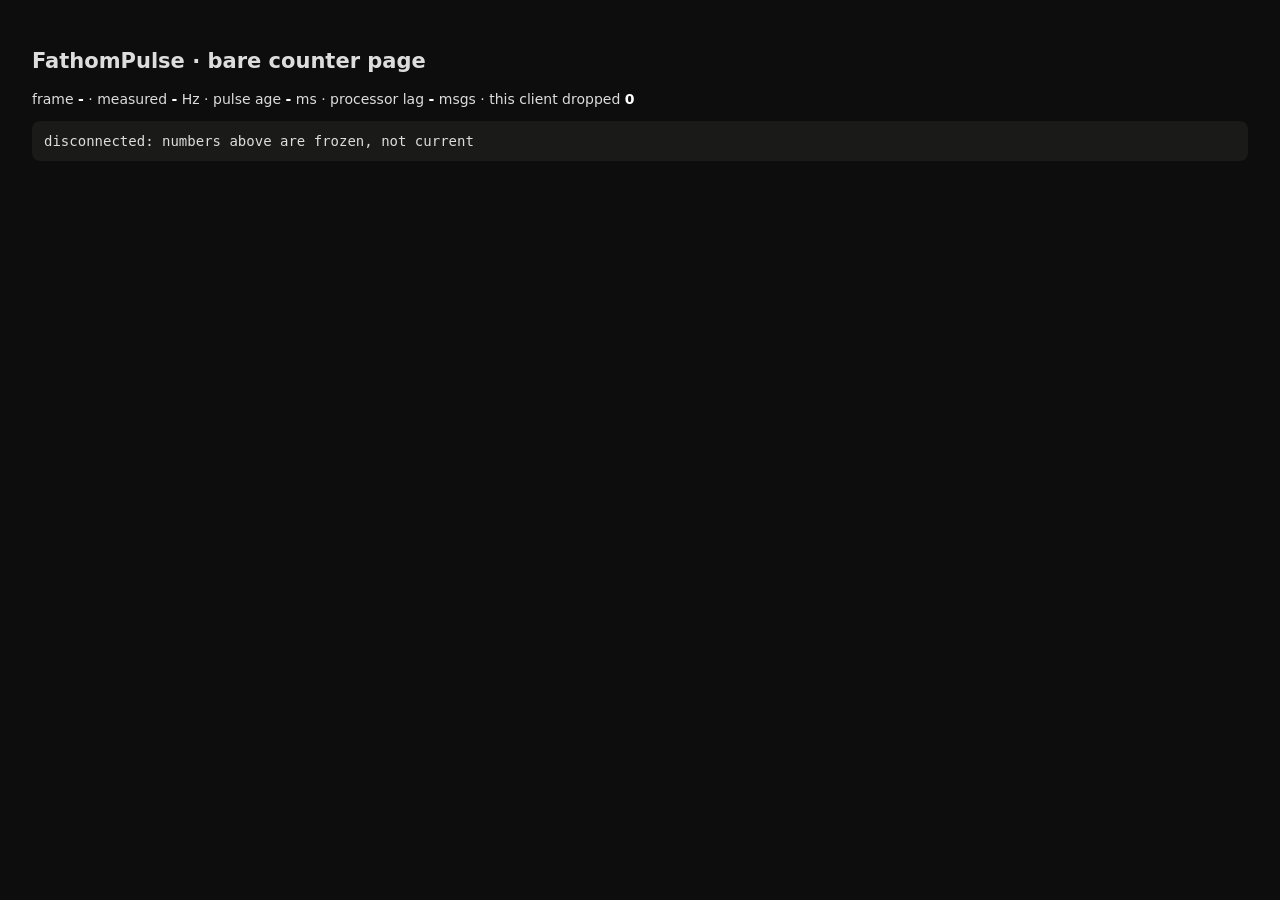
<file: pulse/web/counter.html>
<!doctype html><html lang="en"><meta charset="utf-8"><title>FathomPulse: frame counter (Day 2)</title>
<style>body{background:#0d0d0d;color:#ddd;font:14px system-ui;padding:24px}b{color:#fff}pre{background:#1a1a19;padding:12px;border-radius:8px}</style>
<h2>FathomPulse · bare counter page</h2>
<p>frame <b id="seq">-</b> · measured <b id="hz">-</b> Hz · pulse age <b id="age">-</b> ms · processor lag <b id="lag">-</b> msgs · this client dropped <b id="drops">0</b></p>
<pre id="out">connecting…</pre>
<script>
const $=id=>document.getElementById(id); let n=0,t0=performance.now();
const ws=new WebSocket(`ws://${location.host}/stream${location.search}`);
ws.onmessage=e=>{const f=JSON.parse(e.data); n++;
 $('seq').textContent=f.seq; $('age').textContent=f.pulse_age_ms; $('lag').textContent=f.lag.total; $('drops').textContent=f.client.drops;
 const dt=(performance.now()-t0)/1000; if(dt>1){$('hz').textContent=(n/dt).toFixed(1); }
 $('out').textContent=JSON.stringify(Object.fromEntries(Object.entries(f.series).map(([k,v])=>[k,v.window_1s])),null,1);};
ws.onclose=()=>$('out').textContent='disconnected: numbers above are frozen, not current';
</script></html>
</file>
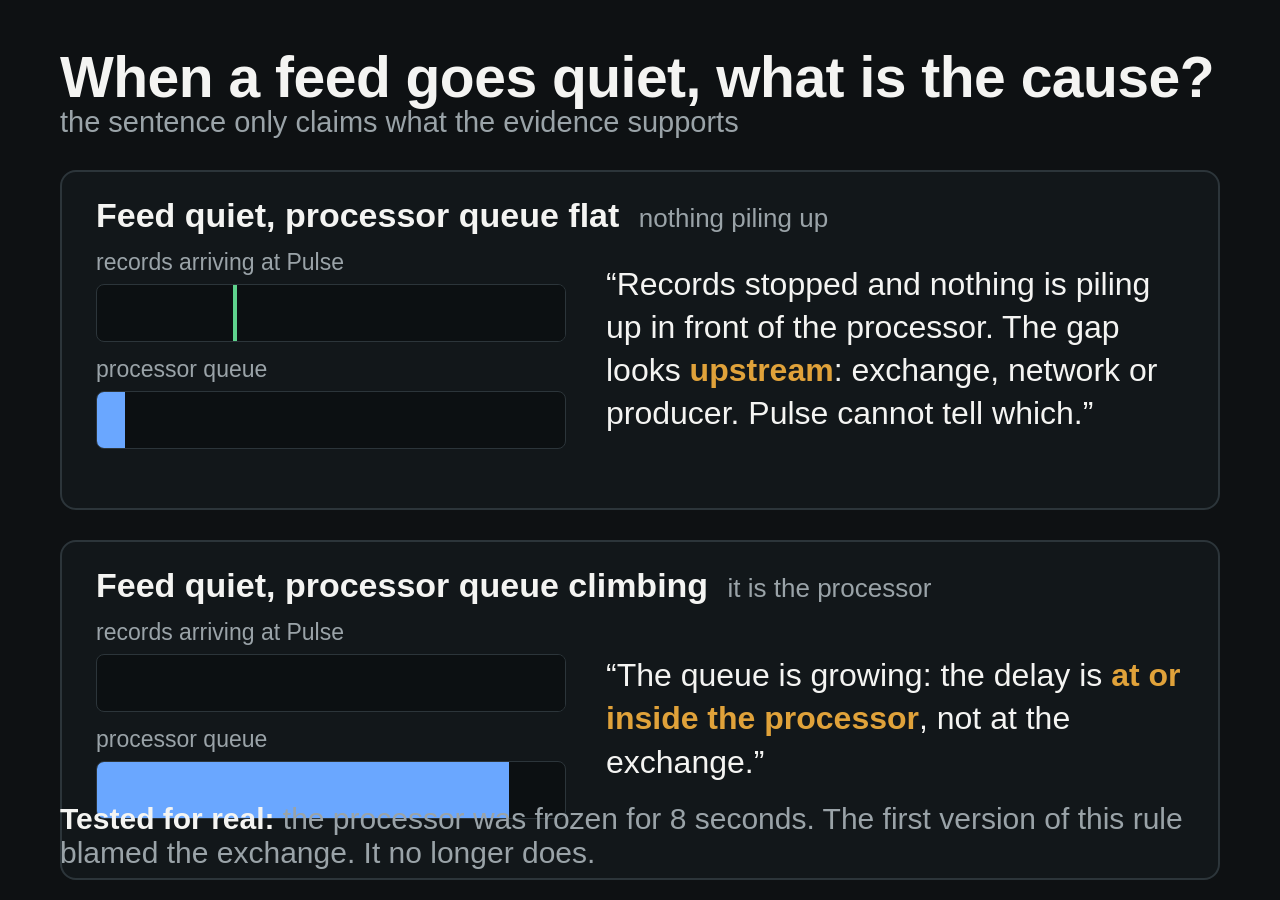
<file: tools/diagrams/detector.html>
<!doctype html><meta charset="utf-8"><title>Cause from evidence</title>
<style>
:root{--bg:#0e1113;--ink:#f4f4f2;--mut:#9aa3a8;--ok:#5fd38d;--warn:#e0a23a;--bad:#ef6b73;--blue:#6aa7ff}
*{box-sizing:border-box}html,body{margin:0;height:100%;background:var(--bg);color:var(--ink);font-family:-apple-system,Helvetica,Arial,sans-serif;overflow:hidden}
h1{position:absolute;left:60px;top:44px;margin:0;font-size:57px;font-weight:700;letter-spacing:-.5px}
.sub{position:absolute;left:60px;top:106px;font-size:29px;color:var(--mut)}
.case{position:absolute;left:60px;right:60px;height:340px;border:2px solid #2c353a;border-radius:16px;background:#12171a;padding:24px 34px;opacity:0;animation:in .6s forwards}
#c1{top:170px;animation-delay:.4s}#c2{top:540px;animation-delay:7.5s}
.case h2{margin:0 0 14px;font-size:34px}.case h2 span{color:var(--mut);font-weight:500;font-size:26px;margin-left:10px}
.row{display:flex;gap:40px;align-items:center}
.box{width:470px}.lab{font-size:23px;color:var(--mut);margin-bottom:8px}
.feed{height:58px;border-radius:8px;background:#0c1012;position:relative;overflow:hidden;border:1px solid #2c353a}
.feed i{position:absolute;top:0;bottom:0;width:4px;background:var(--ok);animation:tick 1.2s linear infinite}
.feed .quiet{position:absolute;top:0;bottom:0;right:0;width:0;background:#0c1012;animation:quiet .1s forwards}
.gauge{height:58px;border-radius:8px;background:#0c1012;border:1px solid #2c353a;position:relative;overflow:hidden}
.gauge b{position:absolute;left:0;top:0;bottom:0;width:6%;background:var(--blue)}
#c1 .gauge b{animation:none}#c2 .gauge b{animation:climb 4s 9.5s forwards}
.cause{flex:1;font-size:32px;line-height:1.35;opacity:0}
#c1 .cause{animation:in .7s 3.4s forwards}#c2 .cause{animation:in .7s 12s forwards}
.cause b{color:var(--warn)}
@keyframes in{to{opacity:1}}@keyframes climb{to{width:88%}}@keyframes quiet{to{width:55%}}
@keyframes tick{0%{right:-6px}100%{right:100%}}
.foot{position:absolute;left:60px;bottom:30px;right:60px;font-size:30px;color:var(--mut);opacity:0;animation:in .8s 16s forwards}.foot b{color:var(--ink)}
</style>
<h1>When a feed goes quiet, what is the cause?</h1><div class="sub">the sentence only claims what the evidence supports</div>
<div class="case" id="c1"><h2>Feed quiet, processor queue flat <span>nothing piling up</span></h2>
 <div class="row"><div class="box"><div class="lab">records arriving at Pulse</div><div class="feed"><i style="right:20%"></i><i style="right:45%;animation-delay:.4s"></i><i style="right:70%;animation-delay:.8s"></i><div class="quiet" style="animation-delay:2.4s"></div></div>
  <div class="lab" style="margin-top:14px">processor queue</div><div class="gauge"><b></b></div></div>
  <div class="cause">“Records stopped and nothing is piling up in front of the processor. The gap looks <b>upstream</b>: exchange, network or producer. Pulse cannot tell which.”</div></div></div>
<div class="case" id="c2"><h2>Feed quiet, processor queue climbing <span>it is the processor</span></h2>
 <div class="row"><div class="box"><div class="lab">records arriving at Pulse</div><div class="feed"><div class="quiet" style="width:55%;animation:none"></div></div>
  <div class="lab" style="margin-top:14px">processor queue</div><div class="gauge"><b></b></div></div>
  <div class="cause">“The queue is growing: the delay is <b>at or inside the processor</b>, not at the exchange.”</div></div></div>
<div class="foot"><b>Tested for real:</b> the processor was frozen for 8 seconds. The first version of this rule blamed the exchange. It no longer does.</div>
</file>
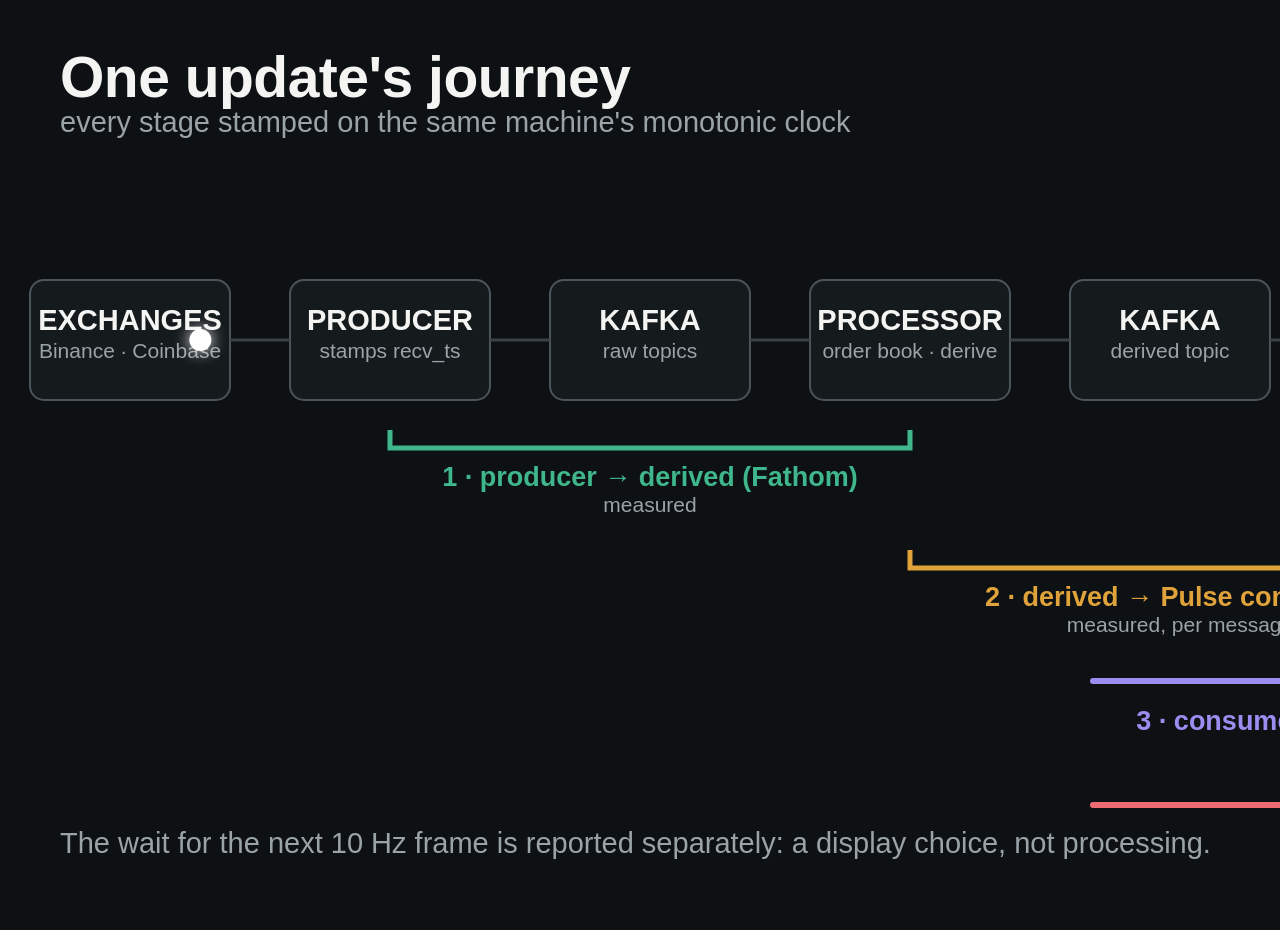
<file: tools/diagrams/journey.html>
<!doctype html><meta charset="utf-8"><title>One update's journey</title>
<style>
:root{--bg:#0e1113;--ink:#f4f4f2;--mut:#9aa3a8;--line:#3a4247;--s1:#3fb68b;--s2:#e0a23a;--s3:#9b8cf0;--s4:#ef6b73}
*{box-sizing:border-box}html,body{margin:0;height:100%;background:var(--bg);color:var(--ink);font-family:-apple-system,Helvetica,Arial,sans-serif;overflow:hidden}
h1{position:absolute;left:60px;top:44px;margin:0;font-size:57px;font-weight:700;letter-spacing:-.5px}
.sub{position:absolute;left:60px;top:106px;font-size:29px;color:var(--mut)}
svg{position:absolute;left:0;top:130px;width:1600px;height:800px}
.node rect{fill:#151a1d;stroke:#4a545a;stroke-width:2;rx:14}
.node text.t{fill:var(--ink);font-size:29px;font-weight:700;text-anchor:middle}
.node text.s{fill:var(--mut);font-size:21px;text-anchor:middle}
.pipe{stroke:var(--line);stroke-width:3;fill:none}
.br{opacity:0;animation:in .6s forwards}
.br text.l{font-size:27px;font-weight:700}.br text.d{font-size:21px;fill:var(--mut)}
@keyframes in{to{opacity:1}}
.dot{fill:#fff;filter:drop-shadow(0 0 8px #fff)}
.note{position:absolute;left:60px;bottom:40px;font-size:29px;color:var(--mut);opacity:0;animation:in .8s 19s forwards}
</style>
<h1>One update's journey</h1><div class="sub">every stage stamped on the same machine's monotonic clock</div>
<svg viewBox="0 0 1600 800">
 <!-- nodes: x centers 130,380,630,880,1130,1380 ; y 150..260 -->
 <g class="node"><rect x="30" y="150" width="200" height="120"/><text class="t" x="130" y="200">EXCHANGES</text><text class="s" x="130" y="228">Binance · Coinbase</text></g>
 <g class="node"><rect x="290" y="150" width="200" height="120"/><text class="t" x="390" y="200">PRODUCER</text><text class="s" x="390" y="228">stamps recv_ts</text></g>
 <g class="node"><rect x="550" y="150" width="200" height="120"/><text class="t" x="650" y="200">KAFKA</text><text class="s" x="650" y="228">raw topics</text></g>
 <g class="node"><rect x="810" y="150" width="200" height="120"/><text class="t" x="910" y="200">PROCESSOR</text><text class="s" x="910" y="228">order book · derive</text></g>
 <g class="node"><rect x="1070" y="150" width="200" height="120"/><text class="t" x="1170" y="200">KAFKA</text><text class="s" x="1170" y="228">derived topic</text></g>
 <g class="node"><rect x="1330" y="150" width="240" height="120"/><text class="t" x="1450" y="200">PULSE</text><text class="s" x="1450" y="228">consume · bin · frame</text></g>
 <path class="pipe" id="path" d="M230,210 H290 M490,210 H550 M750,210 H810 M1010,210 H1070 M1270,210 H1330"/>
 <path id="mp" d="M130,210 H1450 V700" fill="none"/>
 <!-- stage brackets: appear when the dot gets there -->
 <g class="br" style="animation-delay:7.5s"><path d="M390,300 V318 H910 V300" fill="none" stroke="var(--s1)" stroke-width="5"/><text class="l" x="650" y="356" fill="var(--s1)" text-anchor="middle">1 · producer → derived (Fathom)</text><text class="d" x="650" y="382" text-anchor="middle">measured</text></g>
 <g class="br" style="animation-delay:12.3s"><path d="M910,420 V438 H1450 V420" fill="none" stroke="var(--s2)" stroke-width="5"/><text class="l" x="1180" y="476" fill="var(--s2)" text-anchor="middle">2 · derived → Pulse consumed</text><text class="d" x="1180" y="502" text-anchor="middle">measured, per message</text></g>
 <g class="br" style="animation-delay:14.0s"><rect x="1090" y="548" width="480" height="6" fill="var(--s3)" rx="3"/><text class="l" x="1570" y="600" fill="var(--s3)" text-anchor="end">3 · consumed → ready for a frame</text><text class="d" x="1570" y="632" text-anchor="end">measured</text></g>
 <g class="br" style="animation-delay:16.2s"><rect x="1090" y="672" width="480" height="6" fill="var(--s4)" rx="3" stroke-dasharray="10 8"/><text class="l" x="1570" y="724" fill="var(--s4)" text-anchor="end">4 · sent → your screen</text><text class="d" x="1570" y="756" text-anchor="end">local estimate, labelled as one</text></g>
 <circle class="dot" r="11"><animateMotion dur="16s" begin="0.6s" fill="freeze" calcMode="linear"><mpath href="#mp"/></animateMotion></circle>
</svg>
<div class="note">The wait for the next 10 Hz frame is reported separately: a display choice, not processing.</div>
</file>
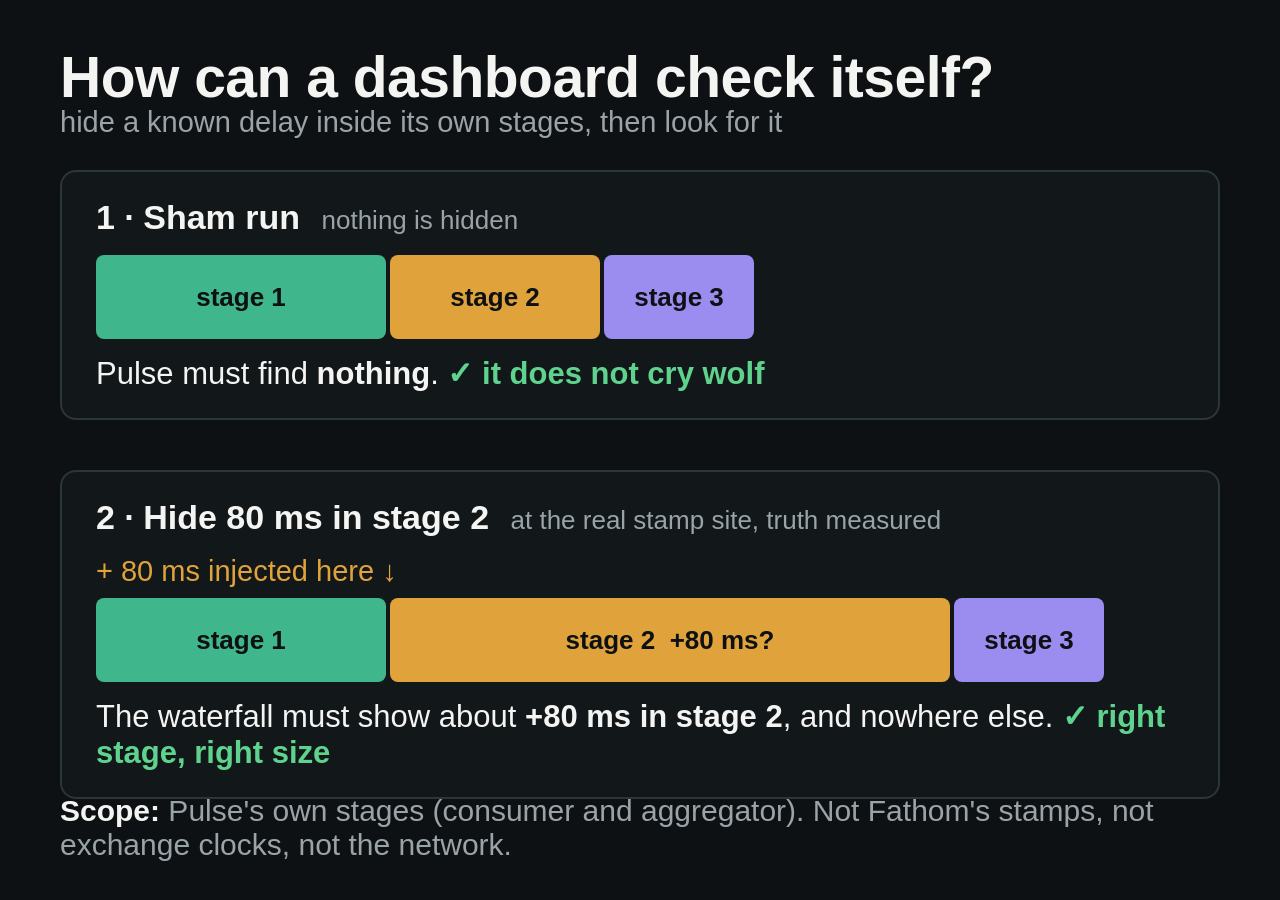
<file: tools/diagrams/selftest.html>
<!doctype html><meta charset="utf-8"><title>How the self-test works</title>
<style>
:root{--bg:#0e1113;--ink:#f4f4f2;--mut:#9aa3a8;--s1:#3fb68b;--s2:#e0a23a;--s3:#9b8cf0;--ok:#5fd38d;--bad:#ef6b73}
*{box-sizing:border-box}html,body{margin:0;height:100%;background:var(--bg);color:var(--ink);font-family:-apple-system,Helvetica,Arial,sans-serif;overflow:hidden}
h1{position:absolute;left:60px;top:44px;margin:0;font-size:57px;font-weight:700;letter-spacing:-.5px}
.sub{position:absolute;left:60px;top:106px;font-size:29px;color:var(--mut)}
.panel{position:absolute;left:60px;right:60px;border:2px solid #2c353a;border-radius:16px;padding:26px 34px;background:#12171a;opacity:0;animation:in .6s forwards}
.panel h2{margin:0 0 18px;font-size:34px}.panel h2 span{color:var(--mut);font-weight:500;font-size:26px;margin-left:12px}
.bar{display:flex;height:84px;gap:4px;align-items:stretch}
.seg{border-radius:8px;display:flex;align-items:center;justify-content:center;font-size:26px;font-weight:700;color:#0e1113;overflow:hidden;white-space:nowrap}
.s1{background:var(--s1);width:290px}.s2{background:var(--s2)}.s3{background:var(--s3);width:150px}
.verdict{margin-top:16px;font-size:31px;opacity:0;animation:in .6s forwards}
.ok{color:var(--ok);font-weight:700}
@keyframes in{to{opacity:1}}
/* panel A: sham (nothing injected). stage 2 stays 170px. */
#a{top:170px;animation-delay:.4s}#a .s2{width:210px}#a .verdict{animation-delay:4s}
/* panel B: inject 80 ms: stage 2 grows */
#b{top:470px;animation-delay:6s}#b .s2{width:210px;animation:grow 2.4s 8.2s forwards}
@keyframes grow{to{width:560px}}
#b .inj{opacity:0;animation:in .5s 7.6s forwards;color:var(--s2);font-size:29px;margin-bottom:10px}
#b .verdict{animation-delay:11.2s}
.foot{position:absolute;left:60px;bottom:38px;right:60px;font-size:30px;color:var(--mut);opacity:0;animation:in .8s 15s forwards}
.foot b{color:var(--ink)}
</style>
<h1>How can a dashboard check itself?</h1><div class="sub">hide a known delay inside its own stages, then look for it</div>
<div class="panel" id="a"><h2>1 · Sham run <span>nothing is hidden</span></h2>
 <div class="bar"><div class="seg s1">stage 1</div><div class="seg s2">stage 2</div><div class="seg s3">stage 3</div></div>
 <div class="verdict">Pulse must find <b>nothing</b>. <span class="ok">✓ it does not cry wolf</span></div></div>
<div class="panel" id="b"><h2>2 · Hide 80 ms in stage 2 <span>at the real stamp site, truth measured</span></h2>
 <div class="inj">+ 80 ms injected here ↓</div>
 <div class="bar"><div class="seg s1">stage 1</div><div class="seg s2">stage 2 &nbsp;+80 ms?</div><div class="seg s3">stage 3</div></div>
 <div class="verdict">The waterfall must show about <b>+80 ms in stage 2</b>, and nowhere else. <span class="ok">✓ right stage, right size</span></div></div>
<div class="foot"><b>Scope:</b> Pulse's own stages (consumer and aggregator). Not Fathom's stamps, not exchange clocks, not the network.</div>
</file>
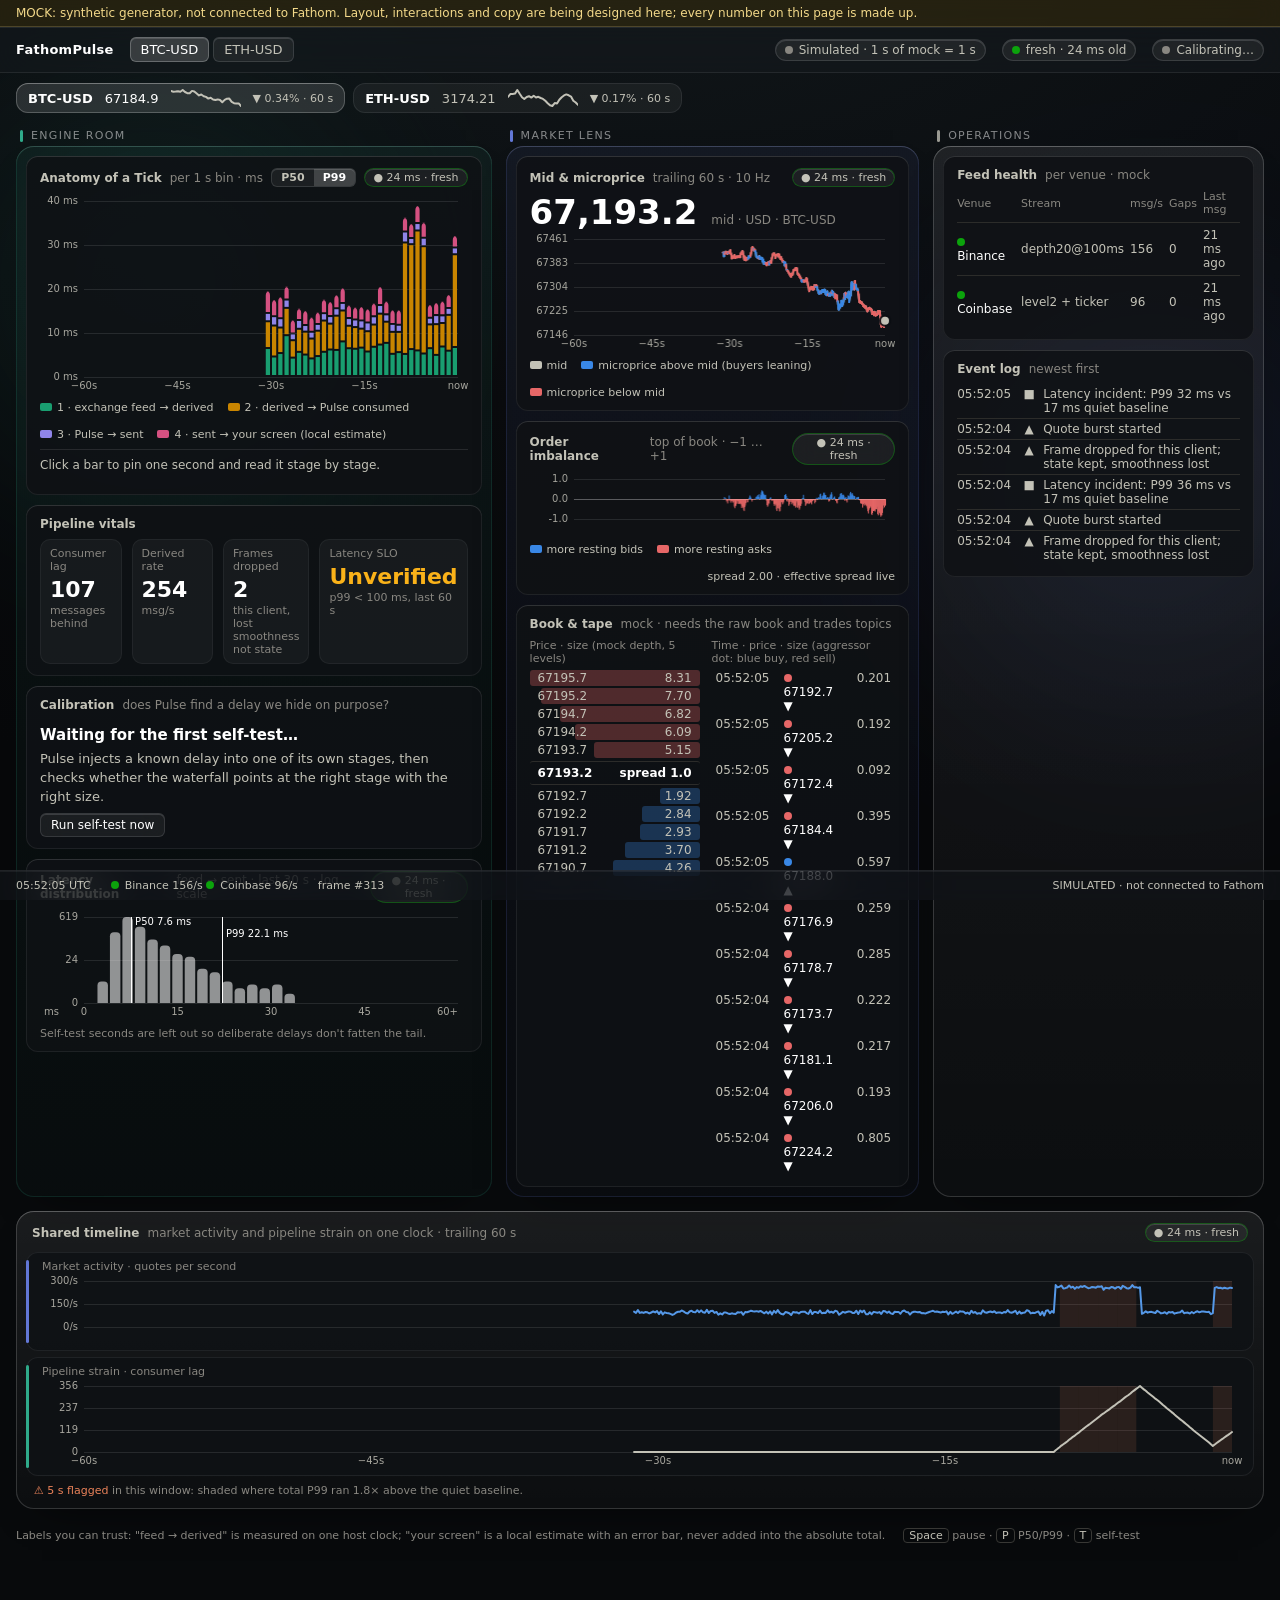
<file: pulse/web/ds/mock-v0.html>
<!doctype html>
<html lang="en">
<head>
<meta charset="utf-8">
<meta name="viewport" content="width=device-width, initial-scale=1">
<title>FathomPulse: UI mock v0 (synthetic data)</title>
<link rel="stylesheet" href="tokens.css">
<style>
  * { box-sizing: border-box; }
  html, body { margin: 0; background: var(--page); color: var(--ink-primary); font-family: var(--font-ui); font-size: 13px; }
  .num { font-variant-numeric: tabular-nums; }
  .mockbar { background: #2a2410; color: #f3d98a; padding: 6px 16px; font-size: 12px; border-bottom: 1px solid #4a3f17; }
  .top { display: flex; align-items: center; gap: 16px; padding: 10px 16px; border-bottom: 1px solid var(--gridline); }
  .brand { font-weight: 600; letter-spacing: .02em; }
  .tabs { display: flex; gap: 4px; }
  .tab { background: none; border: 1px solid var(--border); color: var(--ink-secondary); padding: 4px 10px; border-radius: 6px; cursor: pointer; font: inherit; }
  .tab[aria-pressed=true] { background: var(--surface-1); color: var(--ink-primary); border-color: var(--baseline); }
  .spacer { flex: 1; }
  .badge { display: inline-flex; align-items: center; gap: 6px; padding: 3px 9px; border-radius: 999px; border: 1px solid var(--border); font-size: 12px; color: var(--ink-secondary); }
  .badge .dot { width: 8px; height: 8px; border-radius: 50%; background: var(--ink-muted); }
  .badge.good .dot { background: var(--status-good); } .badge.warning .dot { background: var(--status-warning); }
  .badge.serious .dot { background: var(--status-serious); } .badge.critical .dot { background: var(--status-critical); }
  .grid { display: grid; grid-template-columns: 1.1fr 1fr; gap: 12px; padding: 12px 16px; }
  .lens-title { grid-column: span 1; font-size: 11px; letter-spacing: .12em; text-transform: uppercase; color: var(--ink-muted); margin: 2px 0 -4px; }
  .col { display: flex; flex-direction: column; gap: 12px; min-width: 0; }
  .card { background: var(--surface-1); border: 1px solid var(--border); border-radius: 10px; padding: 12px 14px; position: relative; }
  .card h3 { margin: 0 0 8px; font-size: 12px; font-weight: 600; color: var(--ink-secondary); display: flex; align-items: center; gap: 8px; }
  .card h3 .sub { font-weight: 400; color: var(--ink-muted); }
  .chip { margin-left: auto; font-weight: 400; font-size: 11px; padding: 2px 8px; border-radius: 999px; border: 1px solid var(--border); color: var(--ink-secondary); cursor: pointer; background: none; font-family: inherit; display: inline-flex; gap: 5px; align-items: center; }
  .chip.good { border-color: #0ca30c66; } .chip.warning { border-color: #fab21988; } .chip.serious { border-color: #ec835a99; } .chip.critical { border-color: #d03b3bcc; }
  .hero { display: flex; align-items: baseline; gap: 14px; margin-bottom: 4px; }
  .hero .v { font-size: 34px; font-weight: 600; line-height: 1; }
  .hero .l { color: var(--ink-muted); font-size: 12px; }
  canvas { display: block; width: 100%; }
  .tiles { display: grid; grid-template-columns: repeat(4, 1fr); gap: 10px; }
  .tile .l { color: var(--ink-muted); font-size: 11px; margin-bottom: 4px; }
  .tile .v { font-size: 22px; font-weight: 600; }
  .tile .s { color: var(--ink-muted); font-size: 11px; margin-top: 2px; }
  .legend { display: flex; flex-wrap: wrap; gap: 14px; color: var(--ink-secondary); font-size: 11px; margin-top: 6px; }
  .legend i { display: inline-block; width: 12px; height: 8px; border-radius: 2px; margin-right: 5px; }
  .seg { display: inline-flex; border: 1px solid var(--border); border-radius: 6px; overflow: hidden; margin-left: auto; }
  .seg button { background: none; border: 0; color: var(--ink-secondary); padding: 2px 9px; font: inherit; font-size: 11px; cursor: pointer; }
  .seg button[aria-pressed=true] { background: var(--baseline); color: var(--ink-primary); }
  .btn { background: var(--baseline); color: var(--ink-primary); border: 1px solid var(--border); border-radius: 6px; padding: 4px 10px; font: inherit; font-size: 12px; cursor: pointer; }
  .btn:hover { background: #45453f; }
  .pin { margin-top: 8px; border-top: 1px solid var(--gridline); padding-top: 8px; color: var(--ink-secondary); font-size: 12px; min-height: 34px; }
  .cal { display: flex; flex-direction: column; gap: 6px; }
  .cal .head { font-size: 15px; font-weight: 600; }
  .cal .body { color: var(--ink-secondary); line-height: 1.45; }
  .timeline { grid-column: 1 / -1; }
  .tl-note { color: var(--ink-muted); font-size: 11px; margin-top: 4px; }
  #tip { position: fixed; pointer-events: none; background: #232321; border: 1px solid var(--baseline); border-radius: 8px; padding: 8px 10px; font-size: 12px; display: none; z-index: 10; min-width: 150px; }
  #tip .row { display: flex; justify-content: space-between; gap: 14px; align-items: center; }
  #tip .row b { font-weight: 600; } #tip .row span { color: var(--ink-secondary); }
  #tip .k { display: inline-block; width: 10px; height: 2px; margin-right: 6px; vertical-align: middle; }
  .foot { padding: 6px 16px 18px; color: var(--ink-muted); font-size: 11px; display: flex; gap: 18px; flex-wrap: wrap; }
  .kbd { border: 1px solid var(--baseline); border-radius: 4px; padding: 0 5px; color: var(--ink-secondary); }
  .incident { color: var(--status-serious); }
  @media (max-width: 1000px) { .grid { grid-template-columns: 1fr; } .tiles { grid-template-columns: repeat(2, 1fr); } }
</style>
<style id="liquid">
  /* ===== restrained glass: chrome floats, data sits on near-opaque ground ===== */
  html, body { background: #080a0c; }
  .mockbar, .top, .grid, .foot { position: relative; z-index: 1; }
  .ocean { position: fixed; inset: 0; overflow: hidden; z-index: 0; background: radial-gradient(130% 100% at 50% -10%, #11171a 0%, #0a0c0f 55%, #07080a 100%); }
  .ocean i { position: absolute; border-radius: 50%; filter: blur(110px); opacity: .20; animation: drift 90s ease-in-out infinite alternate; }
  .ocean .b1 { width: 44vw; height: 44vw; left: -10vw; top: 0;   background: radial-gradient(circle, #2a8f78 0%, transparent 70%); }
  .ocean .b2 { width: 48vw; height: 48vw; right: -14vw; top: 20vh; background: radial-gradient(circle, #4a62b8 0%, transparent 70%); animation-delay: -30s; }
  .ocean .b3 { display: none; }
  @keyframes drift { to { transform: translate3d(3vw, -2vh, 0) scale(1.06); } }

  .mockbar { background: rgba(60,48,12,.5); backdrop-filter: blur(12px); border-bottom: 1px solid rgba(243,217,138,.2); }
  /* glass is for the control layer: bar, controls, badges, tooltip */
  .top { background: rgba(22,26,30,.55); backdrop-filter: blur(22px) saturate(1.4); border-bottom: 1px solid rgba(255,255,255,.08);
         box-shadow: inset 0 1px 0 rgba(255,255,255,.08); }
  .grid { gap: 14px; padding: 14px 16px; }
  .lens-title { color: rgba(255,255,255,.5); padding-left: 4px; display: flex; align-items: center; gap: 8px; }
  .lens-title::before { content: ""; width: 3px; height: 12px; border-radius: 2px; background: var(--rail, #888); }
  .lens-title:nth-of-type(1) { --rail: #2faa8a; } .lens-title:nth-of-type(2) { --rail: #6277d6; }

  /* two lenses = two bodies with a faint tint and a crisp edge. no flooding colour */
  .pool { --tint: 255,255,255; position: relative; border-radius: 18px; padding: 10px; gap: 10px;
    background: linear-gradient(180deg, rgba(var(--tint),.075), rgba(var(--tint),.02));
    box-shadow: inset 0 0 0 1px rgba(var(--tint),.16), inset 0 1px 0 rgba(255,255,255,.14), 0 18px 40px -26px rgba(0,0,0,.8); }
  .pool.engine { --tint: 47,170,138; } .pool.market { --tint: 98,119,214; } .pool.neutral { --tint: 255,255,255; }
  .pool::before, .pool::after { content: none; }

  /* data surfaces: near-opaque so charts, gridlines and text stay legible */
  .pool .card { background: rgba(15,18,21,.88); border: 0; border-radius: 12px;
    box-shadow: inset 0 0 0 1px rgba(255,255,255,.07), inset 0 1px 0 rgba(255,255,255,.07); }
  .card h3, .timeline h3 { text-shadow: none; }
  .timeline h3 { margin: 2px 6px 10px; font-size: 12px; font-weight: 600; color: var(--ink-secondary); display: flex; align-items: center; gap: 8px; }
  .timeline h3 .sub { font-weight: 400; color: var(--ink-muted); }
  .timeline { grid-column: 1 / -1; display: block; }

  .sheet { position: relative; border-radius: 12px; padding: 8px 12px 6px 14px; margin-bottom: 6px; background: rgba(15,18,21,.88);
    box-shadow: inset 0 0 0 1px rgba(255,255,255,.07); }
  .sheet::before { content: ""; position: absolute; left: 0; top: 8px; bottom: 8px; width: 3px; border-radius: 2px; }
  .sheet.market::before { background: #6277d6; } .sheet.engine::before { background: #2faa8a; }
  .sheet .sl { font-size: 11px; color: var(--ink-muted); margin: 0 0 2px 2px; }
  .tl-note { margin: 8px 8px 2px; }

  .chip, .badge, .tab, .btn, .seg { background: rgba(255,255,255,.06); box-shadow: inset 0 1px 0 rgba(255,255,255,.14); border-color: rgba(255,255,255,.12); backdrop-filter: blur(12px); }
  .tab[aria-pressed=true], .seg button[aria-pressed=true] { background: rgba(255,255,255,.16); color: #fff; border-color: rgba(255,255,255,.24); }
  .btn:hover { background: rgba(255,255,255,.14); }
  .tile { padding: 8px 10px; border-radius: 10px; background: rgba(255,255,255,.04); box-shadow: inset 0 0 0 1px rgba(255,255,255,.05); }
  .pin { border-top-color: rgba(255,255,255,.1); }
  #tip { background: rgba(20,24,28,.78); backdrop-filter: blur(18px) saturate(1.4); border-color: rgba(255,255,255,.14); box-shadow: inset 0 1px 0 rgba(255,255,255,.12), 0 14px 30px -12px rgba(0,0,0,.7); }
  :focus-visible { outline: 2px solid #fff; outline-offset: 2px; }

  @supports not (backdrop-filter: blur(1px)) { .top, #tip { background: #14181c; } }
  @media (prefers-reduced-transparency: reduce) { .top, .mockbar, #tip, .chip, .badge, .tab, .btn, .seg { backdrop-filter: none; background: #171b20; } .ocean i { display: none; } }
  @media (prefers-reduced-motion: reduce) { .ocean i { animation: none; } }
</style>
<style id="extras">
  body { padding-bottom: 38px; }
  .strip { display: flex; gap: 8px; padding: 10px 16px 0; overflow-x: auto; position: relative; z-index: 1; }
  .pill { display: flex; align-items: center; gap: 12px; padding: 6px 12px; border-radius: 12px; background: rgba(255,255,255,.05); box-shadow: inset 0 0 0 1px rgba(255,255,255,.08); color: var(--ink-secondary); cursor: pointer; border: 0; font: inherit; white-space: nowrap; }
  .pill[aria-pressed=true] { background: rgba(255,255,255,.12); box-shadow: inset 0 0 0 1px rgba(255,255,255,.22), inset 0 1px 0 rgba(255,255,255,.16); color: var(--ink-primary); }
  .pill b { color: var(--ink-primary); font-weight: 600; } .pill .chg { font-size: 11px; color: var(--ink-secondary); }
  .pill svg { display: block; color: var(--ink-secondary); }
  .booktape { display: grid; grid-template-columns: 1.1fr 1fr; gap: 12px; }
  .ladder, .tape { font-size: 12px; font-variant-numeric: tabular-nums; }
  .lr { position: relative; display: flex; justify-content: space-between; padding: 2px 8px; color: var(--ink-secondary); overflow: hidden; border-radius: 3px; }
  .lr i { position: absolute; right: 0; top: 1px; bottom: 1px; border-radius: 3px; }
  .lr.ask i { background: rgba(230,103,103,.30); } .lr.bid i { background: rgba(57,135,229,.30); }
  .lr span { position: relative; } .lr.mid { color: var(--ink-primary); font-weight: 600; border-top: 1px solid var(--gridline); border-bottom: 1px solid var(--gridline); padding: 4px 8px; margin: 2px 0; }
  .tr { display: grid; grid-template-columns: 62px 1fr 52px; gap: 6px; padding: 2px 4px; color: var(--ink-secondary); }
  .tr .d { display: inline-block; width: 8px; height: 8px; border-radius: 50%; margin-right: 6px; } .tr .px { color: var(--ink-primary); } .tr .q { text-align: right; }
  .th { color: var(--ink-muted); font-size: 11px; margin-bottom: 4px; }
  table.feeds { width: 100%; border-collapse: collapse; font-size: 12px; }
  .feeds th { text-align: left; font-weight: 400; color: var(--ink-muted); font-size: 11px; padding: 0 6px 6px 0; }
  .feeds td { padding: 5px 6px 5px 0; border-top: 1px solid var(--gridline); color: var(--ink-secondary); font-variant-numeric: tabular-nums; }
  .feeds td:first-child { color: var(--ink-primary); }
  .sdot { display: inline-block; width: 8px; height: 8px; border-radius: 50%; margin-right: 6px; background: var(--status-good); }
  .sdot.warning { background: var(--status-warning); } .sdot.critical { background: var(--status-critical); }
  .log { font-size: 12px; max-height: 170px; overflow: auto; }
  .le { display: grid; grid-template-columns: 58px 16px 1fr; gap: 6px; padding: 3px 0; border-top: 1px solid var(--gridline); color: var(--ink-secondary); font-variant-numeric: tabular-nums; }
  .le:first-child { border-top: 0; } .le .ic { text-align: center; }
  .statusbar { position: fixed; left: 0; right: 0; bottom: 0; z-index: 6; display: flex; gap: 20px; align-items: center; padding: 8px 16px; font-size: 11px; color: var(--ink-secondary);
    background: rgba(18,22,26,.62); backdrop-filter: blur(20px) saturate(1.4); border-top: 1px solid rgba(255,255,255,.08); box-shadow: inset 0 1px 0 rgba(255,255,255,.06); }
  .statusbar .sp { flex: 1; }
  .lens-title:nth-of-type(3) { --rail: #9a9a92; }
  @media (min-width: 1280px) { .grid { grid-template-columns: 1.15fr 1fr .8fr; } }
  .ops .log { max-height: 460px; }
</style>
<style id="lenses">
  .lens { display: flex; flex-direction: column; gap: 8px; min-width: 0; }
  .lens > .col { flex: 1; }
  .lens-title.e { --rail: #2faa8a; } .lens-title.m { --rail: #6277d6; } .lens-title.o { --rail: #9a9a92; }
</style>
</head>
<body>
<div class="ocean" aria-hidden="true"><i class="b1"></i><i class="b2"></i><i class="b3"></i></div>
<div class="mockbar">MOCK: synthetic generator, not connected to Fathom. Layout, interactions and copy are being designed here; every number on this page is made up.</div>

<div class="top">
  <span class="brand">FathomPulse</span>
  <div class="tabs" id="tabs" role="group" aria-label="Symbol"></div>
  <span class="spacer"></span>
  <span class="badge" id="modeBadge"><span class="dot"></span><span>Simulated · 1 s of mock = 1 s</span></span>
  <span class="badge" id="ageBadge"><span class="dot"></span><span class="num" id="ageText">-</span></span>
  <span class="badge" id="calBadge"><span class="dot"></span><span id="calText">Calibrating…</span></span>
</div>

<div class="strip" id="strip" role="group" aria-label="Watchlist"></div>
<div class="grid">
  
  <section class="lens"><div class="lens-title e">Engine room</div>
<div class="col pool engine">
    <div class="card">
      <h3>Anatomy of a Tick <span class="sub">per 1 s bin · ms</span>
        <div class="seg" id="pctSeg"><button data-p="50" aria-pressed="false">P50</button><button data-p="99" aria-pressed="true">P99</button></div>
        <button class="chip" data-chip="engine"></button></h3>
      <canvas id="cAnat" height="200"></canvas>
      <div class="legend">
        <span><i style="background:var(--stage-recv)"></i>1 · exchange feed → derived</span>
        <span><i style="background:var(--stage-derive)"></i>2 · derived → Pulse consumed</span>
        <span><i style="background:var(--stage-pulse)"></i>3 · Pulse → sent</span>
        <span><i style="background:var(--stage-ws)"></i>4 · sent → your screen (local estimate)</span>
      </div>
      <div class="pin" id="pin">Click a bar to pin one second and read it stage by stage.</div>
    </div>

    <div class="card">
      <h3>Pipeline vitals</h3>
      <div class="tiles">
        <div class="tile"><div class="l">Consumer lag</div><div class="v num" id="tLag">-</div><div class="s">messages behind</div></div>
        <div class="tile"><div class="l">Derived rate</div><div class="v num" id="tRate">-</div><div class="s">msg/s</div></div>
        <div class="tile"><div class="l">Frames dropped</div><div class="v num" id="tDrop">0</div><div class="s">this client, lost smoothness not state</div></div>
        <div class="tile"><div class="l">Latency SLO</div><div class="v num" id="tSlo">-</div><div class="s">p99 &lt; 100 ms, last 60 s</div></div>
      </div>
    </div>

    <div class="card cal">
      <h3>Calibration <span class="sub">does Pulse find a delay we hide on purpose?</span></h3>
      <div class="head" id="calHead">Waiting for the first self-test…</div>
      <div class="body" id="calBody">Pulse injects a known delay into one of its own stages, then checks whether the waterfall points at the right stage with the right size.</div>
      <div><button class="btn" id="btnTest">Run self-test now</button> <span class="num" style="color:var(--ink-muted);margin-left:8px" id="calAgo"></span></div>
    </div>
  
    <div class="card">
      <h3>Latency distribution <span class="sub">feed → sent · last 30 s · log scale</span>
        <button class="chip" data-chip="engine"></button></h3>
      <canvas id="cHist" height="110"></canvas>
      <div class="legend"><span style="color:var(--ink-muted)">Self-test seconds are left out so deliberate delays don't fatten the tail.</span></div>
    </div>

  </div>

  </section>
<section class="lens"><div class="lens-title m">Market lens</div>
<div class="col pool market">
    <div class="card">
      <h3>Mid &amp; microprice <span class="sub">trailing 60 s · 10 Hz</span>
        <button class="chip" data-chip="market" title="Age of the newest tick on this panel. Click to see where the time went."></button></h3>
      <div class="hero"><span class="v" id="heroMid">-</span><span class="l" id="heroSub">mid · USD</span></div>
      <canvas id="cMid" height="120"></canvas>
      <div class="legend">
        <span><i style="background:var(--ink-secondary)"></i>mid</span>
        <span><i style="background:var(--bid)"></i>microprice above mid (buyers leaning)</span>
        <span><i style="background:var(--ask)"></i>microprice below mid</span>
      </div>
    </div>
    <div class="card">
      <h3>Order imbalance <span class="sub">top of book · &minus;1 … +1</span>
        <button class="chip" data-chip="market"></button></h3>
      <canvas id="cObi" height="64"></canvas>
      <div class="legend">
        <span><i style="background:var(--bid)"></i>more resting bids</span>
        <span><i style="background:var(--ask)"></i>more resting asks</span>
        <span id="spreadNote" style="margin-left:auto"></span>
      </div>
    </div>
  
    <div class="card">
      <h3>Book &amp; tape <span class="sub">mock · needs the raw book and trades topics</span></h3>
      <div class="booktape"><div class="ladder" id="ladder"></div><div class="tape" id="tape"></div></div>
    </div>
  </div>

  </section>
<section class="lens"><div class="lens-title o">Operations</div>
<div class="col pool neutral ops">
    <div class="card">
      <h3>Feed health <span class="sub">per venue · mock</span></h3>
      <table class="feeds" id="feeds"></table>
    </div>
    <div class="card">
      <h3>Event log <span class="sub">newest first</span></h3>
      <div class="log" id="log"></div>
    </div>
  </div>

  </section>
<div class="pool neutral timeline">
    <h3>Shared timeline <span class="sub">market activity and pipeline strain on one clock · trailing 60 s</span>
      <button class="chip" data-chip="engine"></button></h3>
    <div class="sheet market"><div class="sl">Market activity · quotes per second</div><canvas id="cQuote" height="70"></canvas></div>
    <div class="sheet engine"><div class="sl">Pipeline strain · consumer lag</div><canvas id="cLag" height="90"></canvas></div>
    <div class="tl-note" id="tlNote">No incidents in this window.</div>
  </div>
</div>

<div id="tip"></div>
<div class="statusbar"><span class="num" id="sbClock"></span><span id="sbFeeds"></span><span class="num" id="sbSeq"></span><span class="sp"></span><span>SIMULATED · not connected to Fathom</span></div>
<div class="foot">
  <span>Labels you can trust: "feed → derived" is measured on one host clock; "your screen" is a local estimate with an error bar, never added into the absolute total.</span>
  <span><span class="kbd">Space</span> pause · <span class="kbd">P</span> P50/P99 · <span class="kbd">T</span> self-test</span>
</div>

<script>
'use strict';
const css = n => getComputedStyle(document.documentElement).getPropertyValue(n).trim();
const C = {  /* overridden below for glass */ surface: css('--surface-1'), grid: css('--gridline'), base: css('--baseline'), muted: css('--ink-muted'), sec: css('--ink-secondary'),
  bid: css('--bid'), ask: css('--ask'), seq: css('--seq-350'), seqFill: css('--seq-550'),
  stages: [css('--stage-recv'), css('--stage-derive'), css('--stage-pulse'), css('--stage-ws')] };
C.surface = 'rgba(10,14,18,0.88)'; C.grid = 'rgba(255,255,255,0.10)'; C.base = 'rgba(255,255,255,0.24)'; C.muted = '#a7a69e';
const STAGE_NAMES = ['exchange feed → derived', 'derived → Pulse consumed', 'Pulse → sent', 'sent → your screen'];
const N = 600, BINS = 60;
const SYMS = [{ id: 'BTC-USD', px: 67420, tick: 0.5 }, { id: 'ETH-USD', px: 3180, tick: 0.05 }];
let sym = 0, paused = false, pct = 99;
const CAL_TTL = 120, CAL_RETEST = 150; // seconds; mock values

// ---------- synthetic generator (mock only) ----------
const S = { t: 0, mid: [], micro: [], obi: [], rate: [], lag: [], bins: [], px: SYMS[0].px, o: 0, burst: 0, lagv: 0, drops: 0,
  inject: 0, test: null, lastTest: null, incidents: [], sloHist: [] };
const randn = () => { let u = 0, v = 0; while (!u) u = Math.random(); v = Math.random(); return Math.sqrt(-2 * Math.log(u)) * Math.cos(2 * Math.PI * v); };
const pctile = (a, p) => { const b = [...a].sort((x, y) => x - y); return b[Math.min(b.length - 1, Math.floor(p / 100 * b.length))]; };
function resetSeries() { for (const k of ['mid', 'micro', 'obi', 'rate', 'lag', 'bins', 'incidents']) S[k] = []; S.px = SYMS[sym].px; S.lagv = 0; S.o = 0; }
function stageSamples(burst, inject) {
  const out = [[], [], [], []];
  for (let i = 0; i < 47; i++) {
    out[0].push(2.6 * Math.exp(0.35 * randn()));
    out[1].push(1.9 * Math.exp(0.45 * randn()) * (1 + burst * 3.2));
    out[2].push(0.9 * Math.exp(0.3 * randn()) + inject);
    out[3].push(1.5 * Math.exp(0.4 * randn()));
  }
  return out;
}
function step() {
  S.t++;
  if (S.burst <= 0 && Math.random() < 0.004) { S.burst = 25 + Math.random() * 35; logEv('warning', 'Quote burst started'); }
  const b = S.burst > 0 ? 1 : 0; if (b) S.burst--;
  S.px += (randn() * 0.9 + (b ? randn() * 2.2 : 0)) * SYMS[sym].tick * 12;
  S.o = Math.max(-1, Math.min(1, S.o * 0.92 + randn() * 0.12));
  const spread = SYMS[sym].tick * (b ? 4 : 2);
  S.mid.push(S.px); S.micro.push(S.px + S.o * spread / 2); S.obi.push(S.o);
  const rate = (b ? 260 : 95) + randn() * 8; S.rate.push(rate);
  S.lagv = Math.max(0, S.lagv + (rate - 180) / 10); S.lag.push(S.lagv);
  for (const k of ['mid', 'micro', 'obi', 'rate', 'lag']) if (S[k].length > N) S[k].shift();
  if (S.t % 10 === 0) closeBin(b);
  if (S.t % 50 === 0 && Math.random() < 0.15) { S.drops++; logEv('warning', 'Frame dropped for this client; state kept, smoothness lost'); }
  bookStep(b);
}
function closeBin(b) {
  const inj = S.test ? S.test.delta : 0;
  const smp = stageSamples(b ? Math.min(1, S.lagv / 60) : 0, inj);
  const bin = { p50: smp.map(a => pctile(a, 50)), p99: smp.map(a => pctile(a, 99)), test: !!S.test, burst: !!b, lag: S.lagv };
  bin.total99 = bin.p99.reduce((a, c) => a + c, 0);
  bin.samples = smp[0].map((_, i) => smp.reduce((a, st) => a + st[i], 0));
  S.bins.push(bin); if (S.bins.length > BINS) S.bins.shift();
  if (S.test && --S.test.left <= 0) finishTest();
  const quiet = S.bins.filter(x => !x.test && !x.burst);
  const base = quiet.length ? pctile(quiet.map(x => x.total99), 50) : 12;
  const flagged = bin.total99 > base * 1.8 && !bin.test;
  if (flagged && !S.incidents[S.incidents.length - 1]) logEv('serious', `Latency incident: P99 ${bin.total99.toFixed(0)} ms vs ${base.toFixed(0)} ms quiet baseline`);
  S.incidents.push(flagged);
  if (S.incidents.length > BINS) S.incidents.shift();
  S.sloHist.push(bin.total99); if (S.sloHist.length > BINS) S.sloHist.shift();
}
function startTest() {
  if (S.test) return;
  S.test = { delta: 40, left: 4, at: S.bins.length };
  logEv('info', 'Self-test started: hiding 40 ms in stage 3');
  document.getElementById('calHead').textContent = 'Self-test running…';
  document.getElementById('calBody').textContent = 'Hiding 40 ms inside stage 3 for four seconds. Pulse will now try to find it.';
}
function finishTest() {
  const t = S.test; S.test = null;
  const pre = S.bins.slice(0, S.bins.length - t.left - 4).filter(x => !x.test && !x.burst).slice(-12);
  const inb = S.bins.slice(-4);
  const base = [0, 1, 2, 3].map(i => pre.length ? pctile(pre.map(x => x.p50[i]), 50) : 0);
  const now = [0, 1, 2, 3].map(i => inb.reduce((a, x) => a + x.p50[i], 0) / inb.length);
  const d = now.map((v, i) => v - base[i]);
  const found = d.indexOf(Math.max(...d)), err = d[2] - t.delta;
  const others = d.filter((_, i) => i !== 2).map(Math.abs), maxOther = Math.max(...others);
  const ok = found === 2 && Math.abs(err) < 3 && maxOther < 1.5;
  const pos = d.map(v => Math.max(0, v)), conf = pos[found] / (pos.reduce((a, c) => a + c, 0) || 1);
  S.lastTest = { at: Date.now(), ok, found, err, maxOther, measured: d[2], conf };
  logEv(ok ? 'good' : 'critical', ok ? `Self-test passed: found +${d[2].toFixed(1)} ms in stage 3 (${Math.round(conf * 100)}% confident)` : `Self-test failed: blamed stage ${found + 1}`);
  renderCal();
}
function renderCal() {
  const r = S.lastTest; if (!r) return;
  const head = document.getElementById('calHead'), body = document.getElementById('calBody');
  if (r.ok) {
    head.textContent = 'Passed. We found the 40 ms where we hid it.';
    body.textContent = `Stage 3 reported +${r.measured.toFixed(1)} ms (off by ${r.err >= 0 ? '+' : '−'}${Math.abs(r.err).toFixed(1)} ms). The other three stages moved less than ${Math.max(0.5, Math.ceil(r.maxOther * 2) / 2).toFixed(1)} ms. Confidence in the attribution: ${Math.round(r.conf * 100)}%.`;
  } else {
    head.textContent = r.found !== 2 ? 'Failed. We blamed the wrong stage.' : 'Failed. Right stage, wrong size.';
    body.textContent = `Hid 40 ms in stage 3; the waterfall pointed at stage ${r.found + 1} and measured +${r.measured.toFixed(1)} ms there. Treat latency numbers as unverified until this passes.`;
  }
}

// ---------- canvas helpers ----------
const cv = {};
function setup(id) {
  const c = document.getElementById(id), dpr = window.devicePixelRatio || 1;
  if (!c.dataset.h) c.dataset.h = c.getAttribute('height'); // canvas.height is overwritten below, so keep the CSS height here
  const h = +c.dataset.h, w = c.clientWidth;
  c.width = w * dpr; c.height = h * dpr; c.style.height = h + 'px';
  const x = c.getContext('2d'); x.setTransform(dpr, 0, 0, dpr, 0, 0);
  cv[id] = { c, x, w, h }; return cv[id];
}
const PAD = { l: 44, r: 10, t: 6, b: 18 };
function axes(g, ymin, ymax, ticks, fmt, xlabels = true) {
  const { x, w, h } = g; x.clearRect(0, 0, w, h);
  x.strokeStyle = C.grid; x.lineWidth = 1; x.fillStyle = C.muted; x.font = '10px ' + css('--font-ui'); x.textAlign = 'right'; x.textBaseline = 'middle';
  for (let i = 0; i <= ticks; i++) {
    const v = ymin + (ymax - ymin) * i / ticks, y = PAD.t + (h - PAD.t - PAD.b) * (1 - i / ticks);
    x.beginPath(); x.moveTo(PAD.l, Math.round(y) + .5); x.lineTo(w - PAD.r, Math.round(y) + .5); x.stroke();
    x.fillText(fmt(v), PAD.l - 6, y);
  }
  if (xlabels) { x.textAlign = 'center'; x.textBaseline = 'top'; [0, 15, 30, 45, 60].forEach(s => { x.fillText(s === 60 ? 'now' : `−${60 - s}s`, PAD.l + (w - PAD.l - PAD.r) * s / 60, h - PAD.b + 4); }); }
}
const X = (g, i, n) => PAD.l + (g.w - PAD.l - PAD.r) * (i / (n - 1));
const Y = (g, v, a, b) => PAD.t + (g.h - PAD.t - PAD.b) * (1 - (v - a) / (b - a));
function line(g, data, col, a, b, n = N) {
  const x = g.x; x.strokeStyle = col; x.lineWidth = 2; x.lineJoin = x.lineCap = 'round'; x.beginPath();
  const off = n - data.length; data.forEach((v, i) => { const px = X(g, i + off, n), py = Y(g, v, a, b); i ? x.lineTo(px, py) : x.moveTo(px, py); }); x.stroke();
}
function shadeIncidents(g) {
  const inc = S.incidents, x = g.x, bw = (g.w - PAD.l - PAD.r) / BINS;
  x.fillStyle = 'rgba(236,131,90,0.12)';
  inc.forEach((f, i) => { if (f) { const px = PAD.l + (g.w - PAD.l - PAD.r) * ((i + (BINS - inc.length)) / BINS); x.fillRect(px, PAD.t, bw, g.h - PAD.t - PAD.b); } });
}
function crosshair(g) {
  if (hover == null) return;
  const px = PAD.l + (g.w - PAD.l - PAD.r) * hover, x = g.x;
  x.strokeStyle = C.sec; x.lineWidth = 1; x.beginPath(); x.moveTo(Math.round(px) + .5, PAD.t); x.lineTo(Math.round(px) + .5, g.h - PAD.b); x.stroke();
}

// ---------- panels ----------
let hover = null, pinned = null, hitBars = [];
function drawMid() {
  const g = setup('cMid'); if (!S.mid.length) return;
  const all = S.mid.concat(S.micro), lo = Math.min(...all), hi = Math.max(...all), pad = (hi - lo) * .1 || 1, a = lo - pad, b = hi + pad;
  axes(g, a, b, 4, v => v.toFixed(SYMS[sym].tick < 0.1 ? 2 : 0));
  line(g, S.mid, C.sec, a, b);
  const x = g.x, n = S.micro.length, off = N - n;
  for (let i = 1; i < n; i++) { const up = S.micro[i] >= S.mid[i]; x.strokeStyle = up ? C.bid : C.ask; x.lineWidth = 2; x.beginPath();
    x.moveTo(X(g, i - 1 + off, N), Y(g, S.micro[i - 1], a, b)); x.lineTo(X(g, i + off, N), Y(g, S.micro[i], a, b)); x.stroke(); }
  if (n) { const px = X(g, N - 1, N), py = Y(g, S.mid[n - 1], a, b); x.fillStyle = C.surface; x.beginPath(); x.arc(px, py, 6, 0, 7); x.fill(); x.fillStyle = C.sec; x.beginPath(); x.arc(px, py, 4, 0, 7); x.fill(); }
  crosshair(g);
}
function drawObi() {
  const g = setup('cObi'); axes(g, -1, 1, 2, v => v.toFixed(1), false); const x = g.x, n = S.obi.length, off = N - n;
  const z = Y(g, 0, -1, 1), bw = Math.max(1, (g.w - PAD.l - PAD.r) / N - 0.5);
  for (let i = 0; i < n; i++) { const v = S.obi[i], px = X(g, i + off, N), py = Y(g, v, -1, 1); x.fillStyle = v >= 0 ? C.bid : C.ask; x.fillRect(px, Math.min(z, py), bw, Math.abs(py - z)); }
  x.strokeStyle = C.base; x.beginPath(); x.moveTo(PAD.l, Math.round(z) + .5); x.lineTo(g.w - PAD.r, Math.round(z) + .5); x.stroke(); crosshair(g);
}
function drawAnat() {
  const g = setup('cAnat'), key = pct === 99 ? 'p99' : 'p50', bins = S.bins;
  const maxT = Math.max(12, ...bins.map(b => b[key].reduce((a, c) => a + c, 0)));
  const ymax = Math.ceil(maxT / 5) * 5; axes(g, 0, ymax, 4, v => v.toFixed(0) + ' ms');
  const x = g.x, slot = (g.w - PAD.l - PAD.r) / BINS, bw = Math.min(14, slot - 2); hitBars = [];
  bins.forEach((b, bi) => {
    const px = PAD.l + slot * (bi + BINS - bins.length) + (slot - bw) / 2; let acc = 0;
    b[key].forEach((v, si) => {
      const y1 = Y(g, acc, 0, ymax), y0 = Y(g, acc + v, 0, ymax) , top = si === 3;
      x.fillStyle = C.stages[si]; const hgt = Math.max(1, y1 - y0 - 2);
      if (top) { const r = Math.min(4, hgt); x.beginPath(); x.moveTo(px, y1 - 2); x.lineTo(px, y0 + r); x.arcTo(px, y0, px + r, y0, r); x.lineTo(px + bw - r, y0); x.arcTo(px + bw, y0, px + bw, y0 + r, r); x.lineTo(px + bw, y1 - 2); x.fill(); }
      else x.fillRect(px, y0, bw, hgt);
      acc += v;
    });
    if (b.test) { x.fillStyle = C.sec; x.fillRect(px, PAD.t, bw, 2); }
    hitBars.push({ x0: px - 1, x1: px + bw + 1, bi });
    if (pinned === bi + (BINS - bins.length) - 0) { x.strokeStyle = C.sec; x.lineWidth = 1; x.strokeRect(px - 2, PAD.t, bw + 4, g.h - PAD.t - PAD.b); }
  });
}
function drawTimeline() {
  const gq = setup('cQuote'); const rmax = Math.max(300, ...S.rate); axes(gq, 0, rmax, 2, v => v.toFixed(0) + '/s', false);
  shadeIncidents(gq); line(gq, S.rate, C.seq, 0, rmax); crosshair(gq);
  const gl = setup('cLag'); const lmax = Math.max(50, ...S.lag); axes(gl, 0, lmax, 3, v => v.toFixed(0));
  shadeIncidents(gl); line(gl, S.lag, C.sec, 0, lmax); crosshair(gl);
  const n = S.incidents.filter(Boolean).length;
  document.getElementById('tlNote').innerHTML = n ? `<span class="incident">⚠ ${n} s flagged</span> in this window: shaded where total P99 ran 1.8× above the quiet baseline.` : 'No incidents in this window. Shaded bands will mark seconds where latency ran well above the quiet baseline.';
}

// ---------- chrome ----------
function ageClass(ms) { return ms < 50 ? ['good', 'fresh'] : ms < 150 ? ['warning', 'aging'] : ms < 500 ? ['serious', 'stale'] : ['critical', 'not to be trusted']; }
function updateChrome() {
  const last = S.mid.length - 1; if (last < 0) return;
  const age = 6 + Math.abs(randn()) * 4 + (S.lagv > 40 ? S.lagv * 0.15 : 0) + (S.test ? 20 : 0);
  const [cls, word] = ageClass(age);
  const badge = document.getElementById('ageBadge'); badge.className = 'badge ' + cls;
  document.getElementById('ageText').textContent = `${word} · ${age.toFixed(0)} ms old`;
  document.querySelectorAll('.chip').forEach(ch => { ch.className = 'chip ' + cls; ch.textContent = `${cls === 'good' ? '●' : cls === 'warning' ? '▲' : '■'} ${age.toFixed(0)} ms · ${word}`; });
  document.getElementById('heroMid').textContent = S.mid[last].toLocaleString(undefined, { minimumFractionDigits: SYMS[sym].tick < .1 ? 2 : 1, maximumFractionDigits: SYMS[sym].tick < .1 ? 2 : 1 });
  const spr = SYMS[sym].tick * (S.burst > 0 ? 4 : 2);
  document.getElementById('heroSub').textContent = `mid · USD · ${SYMS[sym].id}`;
  document.getElementById('spreadNote').textContent = `spread ${spr.toFixed(2)} · ${Math.random() < 0.2 ? 'no recent trade, so effective spread is blank, not zero' : 'effective spread live'}`;
  document.getElementById('tLag').textContent = Math.round(S.lagv);
  document.getElementById('tRate').textContent = Math.round(S.rate[last]);
  document.getElementById('tDrop').textContent = S.drops;
  const p99 = S.sloHist.length ? pctile(S.sloHist, 99) : 0, tSlo = document.getElementById('tSlo');
  tSlo.textContent = S.sloHist.length ? (p99 < 100 ? 'Met' : 'Breached') : '-'; tSlo.style.color = p99 < 100 ? 'var(--ink-primary)' : 'var(--status-critical)';
  const cb = document.getElementById('calBadge'), ct = document.getElementById('calText');
  if (S.test) { cb.className = 'badge warning'; cb.style.opacity = 1; ct.textContent = 'Self-test running…'; }
  else if (S.lastTest) { const s = Math.round((Date.now() - S.lastTest.at) / 1000), left = CAL_TTL - s, expired = left <= 0;
    cb.className = 'badge ' + (!S.lastTest.ok ? 'critical' : expired ? 'warning' : 'good');
    cb.style.opacity = expired ? 1 : 1 - 0.45 * Math.min(1, s / CAL_TTL);
    ct.textContent = !S.lastTest.ok ? `Calibration failed · ${s}s ago`
      : expired ? `Calibration expired · ${s}s old, latency numbers unverified`
      : `Calibrated ±${Math.max(0.1, Math.abs(S.lastTest.err)).toFixed(1)} ms · valid ${left >= 60 ? Math.ceil(left / 60) + ' more min' : left + ' s'}`;
    document.getElementById('calAgo').textContent = `last run ${s}s ago`;
    if (s >= CAL_RETEST) startTest(); }
  const unverified = !S.lastTest || !S.lastTest.ok || Date.now() - S.lastTest.at > CAL_TTL * 1000;
  document.getElementById('tSlo').title = unverified ? 'Latency figures are unverified until the next passing self-test.' : '';
  if (unverified && S.sloHist.length) { const t = document.getElementById('tSlo'); t.textContent = 'Unverified'; t.style.color = 'var(--status-warning)'; }
}
function render() { drawMid(); drawObi(); drawAnat(); drawTimeline(); drawHist(); updateChrome(); renderBook(); if (S.t % 10 === 0 || !document.getElementById('strip').children.length) renderStrip(); if (S.t % 5 === 0) renderFeeds(); if (logDirty) renderLog(); renderStatus(); }

// ---------- more dashboard elements ----------
const LOG = []; let logDirty = true;
function logEv(level, text) { LOG.unshift({ t: new Date().toISOString().substr(11, 8), level, text }); if (LOG.length > 40) LOG.pop(); logDirty = true; }
const W = SYMS.map(q => ({ px: q.px, h: [] }));
const L = { bid: [3, 4, 3.5, 5, 4], ask: [3.5, 4, 3, 4.5, 4] }, TAPE = [], GAPS = { binance: 0, coinbase: 0 };
function bookStep(b) {
  W.forEach((w, i) => { if (i === sym) w.px = S.px; else w.px += randn() * SYMS[i].tick * 11; if (S.t % 10 === 0) { w.h.push(w.px); if (w.h.length > 60) w.h.shift(); } });
  for (let i = 0; i < 5; i++) {
    const tb = (2.5 + i * 0.7 + Math.abs(randn()) * 1.2) * (1 + S.o * 0.8), ta = (2.5 + i * 0.7 + Math.abs(randn()) * 1.2) * (1 - S.o * 0.8);
    L.bid[i] += (Math.max(.3, tb) - L.bid[i]) * .2; L.ask[i] += (Math.max(.3, ta) - L.ask[i]) * .2;
  }
  if (Math.random() < (b ? .8 : .3)) { const buy = Math.random() < .5 + S.o * .3;
    TAPE.unshift({ t: new Date().toISOString().substr(11, 8), buy, px: S.px + (buy ? 1 : -1) * SYMS[sym].tick, q: Math.exp(randn() * .9 - 1.2) }); if (TAPE.length > 11) TAPE.pop(); }
  if (Math.random() < .0012) { GAPS.binance++; logEv('warning', 'Binance sequence gap: 1 update missing, book resynced'); }
}
function renderBook() {
  const tick = SYMS[sym].tick, d = tick < .1 ? 2 : 1, mx = Math.max(...L.bid, ...L.ask);
  const row = (cls, px, q) => `<div class="lr ${cls}"><i style="width:${(q / mx * 100).toFixed(0)}%"></i><span>${px.toFixed(d)}</span><span>${q.toFixed(2)}</span></div>`;
  let h = '<div class="th">Price · size (mock depth, 5 levels)</div>';
  for (let i = 4; i >= 0; i--) h += row('ask', S.px + tick * (i + 1), L.ask[i]);
  h += `<div class="lr mid"><span>${S.px.toFixed(d)}</span><span>spread ${(tick * 2).toFixed(d)}</span></div>`;
  for (let i = 0; i < 5; i++) h += row('bid', S.px - tick * (i + 1), L.bid[i]);
  document.getElementById('ladder').innerHTML = h;
  document.getElementById('tape').innerHTML = '<div class="th">Time · price · size (aggressor dot: blue buy, red sell)</div>' +
    TAPE.map(t => `<div class="tr"><span>${t.t}</span><span class="px"><i class="d" style="background:${t.buy ? C.bid : C.ask}"></i>${t.px.toFixed(d)} ${t.buy ? '▲' : '▼'}</span><span class="q">${t.q.toFixed(3)}</span></div>`).join('');
}
function spark(h) { if (h.length < 2) return ''; const lo = Math.min(...h), hi = Math.max(...h), r = hi - lo || 1;
  return `<svg width="70" height="18" aria-hidden="true"><polyline fill="none" stroke="currentColor" stroke-width="2" stroke-linejoin="round" stroke-linecap="round" points="${h.map((v, i) => `${(i / (h.length - 1) * 70).toFixed(1)},${(17 - (v - lo) / r * 16).toFixed(1)}`).join(' ')}"/></svg>`; }
function renderStrip() {
  const el = document.getElementById('strip');
  el.innerHTML = SYMS.map((q, i) => { const h = W[i].h, chg = h.length > 1 ? (h[h.length - 1] / h[0] - 1) * 100 : 0, d = q.tick < .1 ? 2 : 1;
    return `<button class="pill" data-i="${i}" aria-pressed="${i === sym}"><b>${q.id}</b><span class="num">${W[i].px.toFixed(d)}</span>${spark(h)}<span class="chg num">${chg >= 0 ? '▲' : '▼'} ${Math.abs(chg).toFixed(2)}% · 60 s</span></button>`; }).join('');
}
document.getElementById('strip').addEventListener('click', e => { const b = e.target.closest('.pill'); if (b) document.getElementById('tabs').children[+b.dataset.i].click(); });
function renderFeeds() {
  const r = S.rate[S.rate.length - 1] || 0, age = 8 + Math.abs(randn()) * 5 + (S.lagv > 40 ? S.lagv * .12 : 0);
  const rows = [['Binance', 'depth20@100ms', r * .62, GAPS.binance], ['Coinbase', 'level2 + ticker', r * .38, GAPS.coinbase]];
  document.getElementById('feeds').innerHTML = '<tr><th>Venue</th><th>Stream</th><th>msg/s</th><th>Gaps</th><th>Last msg</th></tr>' +
    rows.map(x => { const st = x[3] > 0 ? 'warning' : 'good'; return `<tr><td><i class="sdot ${st}"></i>${x[0]}</td><td>${x[1]}</td><td>${Math.round(x[2])}</td><td>${x[3]}</td><td>${age.toFixed(0)} ms ago</td></tr>`; }).join('');
  document.getElementById('sbFeeds').innerHTML = rows.map(x => `<i class="sdot ${x[3] > 0 ? 'warning' : 'good'}"></i>${x[0]} ${Math.round(x[2])}/s`).join('   ');
}
const LVL = { info: ['ℹ', ''], good: ['✓', ''], warning: ['▲', ''], serious: ['■', ''], critical: ['✕', ''] };
function renderLog() { logDirty = false; const el = document.getElementById('log'); el.textContent = '';
  LOG.slice(0, 12).forEach(e => { const r = document.createElement('div'); r.className = 'le';
    [e.t, LVL[e.level][0], e.text].forEach((v, i) => { const c = document.createElement('span'); if (i === 1) c.className = 'ic'; c.textContent = v; r.appendChild(c); }); el.appendChild(r); }); }
function drawHist() {
  const g = setup('cHist'), x = g.x, samples = S.bins.slice(-30).filter(b => !b.test).flatMap(b => b.samples || []);
  if (!samples.length) return; const max = 60, nb = 30, cnt = new Array(nb).fill(0);
  samples.forEach(v => cnt[Math.min(nb - 1, Math.floor(v / max * nb))]++);
  const ymax = Math.log1p(Math.max(10, ...cnt));
  axes(g, 0, 1, 2, v => Math.round(Math.expm1(v * ymax)), false);
  const slot = (g.w - PAD.l - PAD.r) / nb, bw = Math.min(14, slot - 2);
  cnt.forEach((c, i) => { if (!c) return; const px = PAD.l + slot * i + (slot - bw) / 2, y = Y(g, Math.log1p(c) / ymax, 0, 1), y0 = Y(g, 0, 0, 1);
    x.fillStyle = 'rgba(255,255,255,.55)'; const r = Math.min(4, y0 - y); x.beginPath(); x.moveTo(px, y0); x.lineTo(px, y + r); x.arcTo(px, y, px + r, y, r); x.lineTo(px + bw - r, y); x.arcTo(px + bw, y, px + bw, y + r, r); x.lineTo(px + bw, y0); x.fill(); });
  x.fillStyle = C.muted; x.font = '10px ' + css('--font-ui'); x.textAlign = 'center'; x.textBaseline = 'top';
  x.textAlign = 'left'; x.fillText('ms', 4, g.h - PAD.b + 4); [0, 15, 30, 45, 60].forEach(v => { x.textAlign = v === 60 ? 'right' : 'center'; x.fillText(v === 60 ? '60+' : v + '', PAD.l + (g.w - PAD.l - PAD.r) * v / 60, g.h - PAD.b + 4); });
  [[50, 'P50'], [99, 'P99']].forEach(([p, lb]) => { const v = pctile(samples, p), px = PAD.l + (g.w - PAD.l - PAD.r) * Math.min(v, 60) / 60;
    x.strokeStyle = '#fff'; x.lineWidth = 1; x.beginPath(); x.moveTo(Math.round(px) + .5, PAD.t); x.lineTo(Math.round(px) + .5, g.h - PAD.b); x.stroke();
    x.fillStyle = '#fff'; x.textAlign = px > g.w - 90 ? 'right' : 'left'; x.textBaseline = 'top'; x.fillText(`${lb} ${v.toFixed(1)} ms`, px + (px > g.w - 90 ? -4 : 4), PAD.t + (p === 99 ? 12 : 0)); });
}
function renderStatus() { document.getElementById('sbClock').textContent = new Date().toISOString().substr(11, 8) + ' UTC'; document.getElementById('sbSeq').textContent = 'frame #' + S.t; }

// ---------- interaction ----------
const tip = document.getElementById('tip');
function showTip(e, html) { tip.innerHTML = html; tip.style.display = 'block'; tip.style.left = Math.min(e.clientX + 14, innerWidth - 220) + 'px'; tip.style.top = (e.clientY + 14) + 'px'; }
const hideTip = () => tip.style.display = 'none';
function row(color, label, val) { return `<div class="row"><span><i class="k" style="background:${color}"></i>${label}</span><b class="num">${val}</b></div>`; }
['cMid', 'cObi', 'cQuote', 'cLag'].forEach(id => {
  const c = document.getElementById(id);
  c.addEventListener('pointermove', e => {
    const r = c.getBoundingClientRect(), f = (e.clientX - r.left - PAD.l) / (r.width - PAD.l - PAD.r);
    if (f < 0 || f > 1) { hover = null; hideTip(); return; } hover = f; const i = Math.min(S.mid.length - 1, Math.round(f * (N - 1)) - (N - S.mid.length));
    if (i < 0) return; const ago = ((N - 1 - Math.round(f * (N - 1))) / 10).toFixed(1);
    showTip(e, `<div style="color:var(--ink-muted);margin-bottom:4px">${ago === '0.0' ? 'now' : '−' + ago + ' s'}</div>` +
      row(C.sec, 'mid', S.mid[i].toFixed(2)) + row(S.micro[i] >= S.mid[i] ? C.bid : C.ask, 'microprice', S.micro[i].toFixed(2)) +
      row(C.bid, 'imbalance', S.obi[i].toFixed(2)) + row(C.seq, 'quotes/s', Math.round(S.rate[i])) + row(C.sec, 'consumer lag', Math.round(S.lag[i]) + ' msgs'));
    if (paused) render();
  });
  c.addEventListener('pointerleave', () => { hover = null; hideTip(); if (paused) render(); });
});
const cAnat = document.getElementById('cAnat');
function barAt(e) { const r = cAnat.getBoundingClientRect(), px = e.clientX - r.left; return hitBars.find(b => px >= b.x0 - 3 && px <= b.x1 + 3); }
cAnat.addEventListener('pointermove', e => {
  const h = barAt(e); if (!h) return hideTip(); const b = S.bins[h.bi], k = pct === 99 ? 'p99' : 'p50';
  showTip(e, `<div style="color:var(--ink-muted);margin-bottom:4px">${BINS - 1 - (h.bi + BINS - S.bins.length)} s ago · ${k.toUpperCase()}${b.test ? ' · self-test' : ''}</div>` + b[k].map((v, i) => row(C.stages[i], STAGE_NAMES[i], v.toFixed(1) + ' ms')).join(''));
});
cAnat.addEventListener('pointerleave', hideTip);
cAnat.addEventListener('click', e => {
  const h = barAt(e); if (!h) { pinned = null; document.getElementById('pin').textContent = 'Click a bar to pin one second and read it stage by stage.'; return; }
  pinned = h.bi + (BINS - S.bins.length); const b = S.bins[h.bi], tot = b.p99.reduce((a, c) => a + c, 0);
  const quiet = S.bins.filter(x => !x.test && !x.burst), typ = [0, 1, 2, 3].map(i => quiet.length ? pctile(quiet.map(x => x.p99[i]), 50) : 0);
  const ex = b.p99.map((v, i) => Math.max(0, v - typ[i])), exT = ex.reduce((a, c) => a + c, 0);
  const order = [0, 1, 2, 3].sort((i, j) => ex[j] - ex[i]), top = order[0], sec = order[1];
  let verdict;
  if (exT < 2) verdict = 'Nothing unusual: every stage is within its typical range.';
  else if ((ex[top] - ex[sec]) / exT < 0.25) verdict = `Not sure. Stage ${top + 1} (${Math.round(ex[top] / exT * 100)}%) or stage ${sec + 1} (${Math.round(ex[sec] / exT * 100)}%), this data can't separate them.`;
  else verdict = `${Math.round(ex[top] / exT * 100)}% of the extra time is in stage ${top + 1} (${STAGE_NAMES[top]}).`;
  document.getElementById('pin').innerHTML = `<b>Pinned.</b> P99 total ${tot.toFixed(1)} ms. ${verdict}${b.burst ? ' A burst of quote updates was in progress.' : ''}${b.test ? ' This second was part of a self-test, so the extra time is deliberate.' : ''}`;
});
document.getElementById('pctSeg').addEventListener('click', e => { const b = e.target.closest('button'); if (!b) return; pct = +b.dataset.p;
  document.querySelectorAll('#pctSeg button').forEach(x => x.setAttribute('aria-pressed', x === b)); render(); });
document.getElementById('btnTest').addEventListener('click', startTest);
document.querySelectorAll('.chip').forEach(ch => ch.addEventListener('click', () => { document.getElementById('cAnat').scrollIntoView({ behavior: 'smooth', block: 'center' }); }));
addEventListener('keydown', e => { if (e.key === ' ') { paused = !paused; e.preventDefault(); } else if (e.key.toLowerCase() === 'p') document.querySelector(`#pctSeg button[data-p="${pct === 99 ? 50 : 99}"]`).click(); else if (e.key.toLowerCase() === 't') startTest(); });
addEventListener('resize', render);

const tabs = document.getElementById('tabs');
SYMS.forEach((s, i) => { const b = document.createElement('button'); b.className = 'tab'; b.textContent = s.id; b.setAttribute('aria-pressed', i === 0);
  b.onclick = () => { sym = i; [...tabs.children].forEach((x, j) => x.setAttribute('aria-pressed', j === i)); resetSeries(); warm(); }; tabs.appendChild(b); });

function warm() { for (let i = 0; i < 300; i++) step(); }
resetSeries(); warm();
setInterval(() => { if (!paused) { step(); render(); } }, 100);
setTimeout(startTest, 6000);
</script>
</body>
</html>
</file>
<file: pulse/web/ds/tokens.css>
/* FathomPulse design tokens, dark desk, v1 (dark-only)
 * Validated 2026-07-03 via dataviz validate_palette.js, surface #1a1a19:
 *   waterfall categorical: worst adjacent CVD ΔE 41.3: PASS all checks
 *   bid/ask pair:          worst adjacent CVD ΔE 66.4: PASS all checks
 * Rules: color follows entity, never rank. Status colors reserved, never a series.
 * Text wears ink tokens, never series color. */

:root {
  /* surfaces & chrome */
  --page:           #0d0d0d;
  --surface-1:      #1a1a19;   /* panel / chart surface */
  --ink-primary:    #ffffff;
  --ink-secondary:  #c3c2b7;
  --ink-muted:      #898781;   /* axis, tick labels */
  --gridline:       #2c2c2a;   /* hairline */
  --baseline:       #383835;
  --border:         rgba(255,255,255,0.10);

  /* market polarity: bid/ask is a diverging pair (blue↔red poles) */
  --bid:            #3987e5;   /* also: buy-aggressor bubbles */
  --ask:            #e66767;   /* also: sell-aggressor bubbles */
  --mid-neutral:    #383835;   /* diverging midpoint (OBI zero line) */

  /* Anatomy of a Tick: 4 waterfall stages (categorical, fixed order,
     deliberately excludes blue/red/orange so no stage impersonates bid/ask) */
  --stage-recv:     #199e70;   /* recv_ts_ns → derived_at */
  --stage-derive:   #c98500;   /* derived_at → pulse_consume */
  --stage-pulse:    #9085e9;   /* pulse_consume → ws_send */
  --stage-ws:       #d55181;   /* ws_send → (client, local segment) */

  /* sequential intensity (log-scaled heat: quote rate, book pressure)
     blue ramp, ordinal floor on dark = step 600 (#184f95) */
  --seq-250: #86b6ef; --seq-350: #5598e7; --seq-450: #2a78d6;
  --seq-550: #1c5cab; --seq-600: #184f95;

  /* status: reserved (engine health, data-age chips); always icon+label, never color alone
     data-age mapping: fresh=good · aging=warning · stale=serious · lying=critical */
  --status-good:     #0ca30c;
  --status-warning:  #fab219;
  --status-serious:  #ec835a;
  --status-critical: #d03b3b;

  /* type */
  --font-ui: system-ui, -apple-system, "Segoe UI", sans-serif;
  /* tabular-nums ONLY on aligned columns: prices, latency ms, axis ticks */
}
</file>
